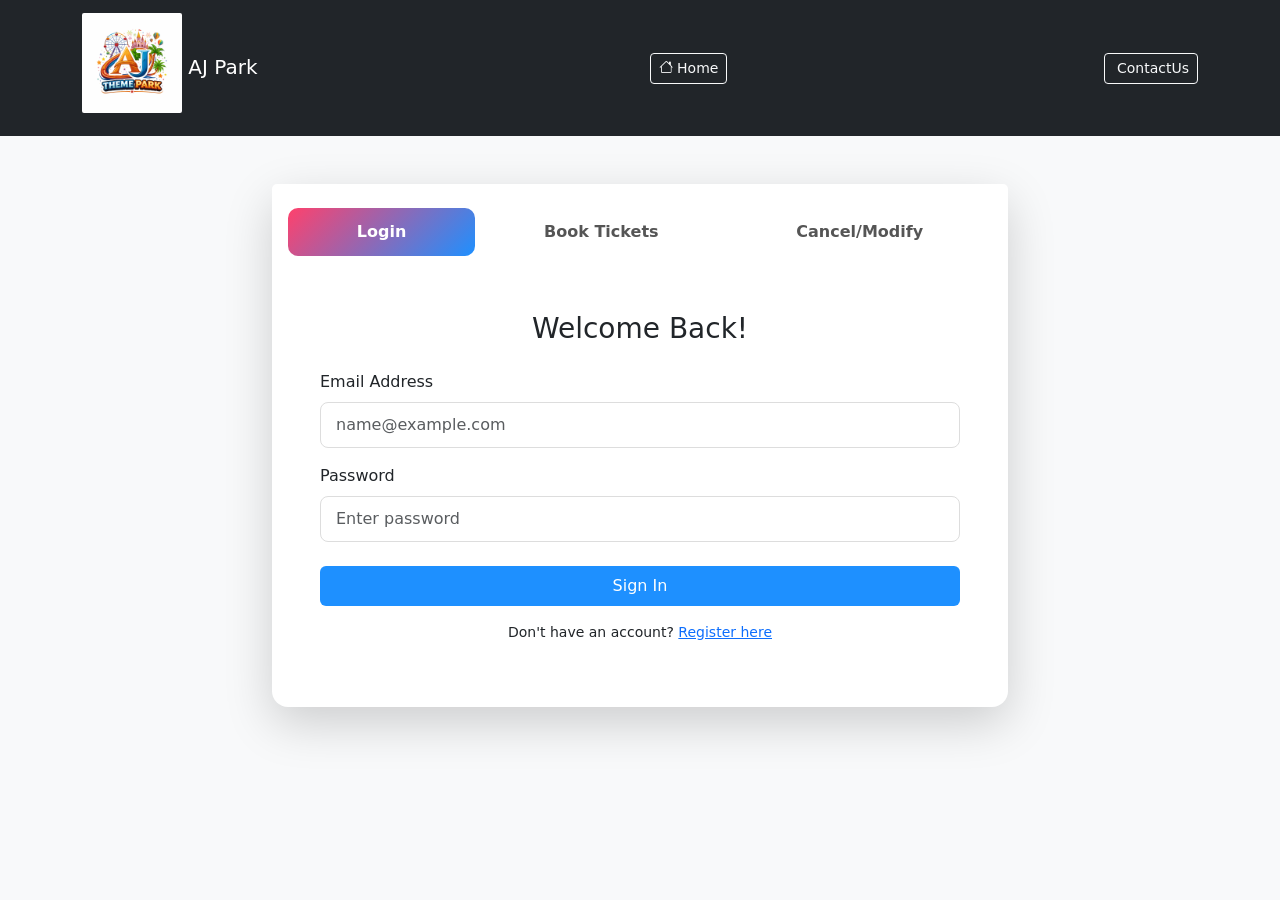
<file: booking.html>
<!DOCTYPE html>
<html lang="en">

<head>
    <meta charset="UTF-8">
    <meta name="viewport" content="width=device-width, initial-scale=1.0">
    <title>Booking & Manage - AJ Park</title>
    <link href="https://cdn.jsdelivr.net/npm/bootstrap@5.3.0/dist/css/bootstrap.min.css" rel="stylesheet">
    <link href="https://cdn.jsdelivr.net/npm/bootstrap-icons@1.11.3/font/bootstrap-icons.min.css" rel="stylesheet">
    <link rel="stylesheet" href="./Booking.css">
</head>
<!-- top navbar of box -->

<body class="bg-light">
    <nav class="navbar navbar-dark bg-dark">
        <div class="container">
            <!-- ✅ Logo links back to Index.htm -->
            <a class="navbar-brand" href="./home.html">
                <img src="./Logo.png" alt="logo">
                <span id="logo-text">AJ Park</span>
            </a>
            <!-- ✅ Home button in navbar -->
            <a href="./home.html" class="btn btn-outline-light btn-sm">
                <i class="bi bi-house me-1"></i>Home
            </a>
            <a href="./contactus.html" class="btn btn-outline-light btn-sm">
                <i class="bi bi-call me-1"></i>ContactUs
            </a>
        </div>
    </nav>
    <div class="container my-5">
        <div class="row justify-content-center">
            <div class="col-md-8">
                <div class="card shadow-lg border-0 rounded-4">
                    <div class="card-header bg-white border-0 pt-4">
                        <ul class="nav nav-pills nav-fill" id="bookingTab" role="tablist">
                            <li class="nav-item">
                                <button class="nav-link active fw-bold" id="login-tab" data-bs-toggle="tab"
                                    data-bs-target="#login" type="button">Login</button>
                            </li>
                            <li class="nav-item">
                                <button class="nav-link fw-bold" id="book-tab" data-bs-toggle="tab"
                                    data-bs-target="#book" type="button">Book Tickets</button>
                            </li>
                            <li class="nav-item">
                                <button class="nav-link fw-bold" id="cancel-tab" data-bs-toggle="tab"
                                    data-bs-target="#cancel" type="button">Cancel/Modify</button>
                            </li>
                        </ul>
                    </div>

                    <div class="card-body p-4 p-md-5">
                        <div class="tab-content">

                            <!-- ── LOGIN TAB ── -->
                            <div class="tab-pane fade show active" id="login">
                                <h3 class="text-center mb-4">Welcome Back!</h3>
                                <form onsubmit="loginUser(event)">

                                    <div class="mb-3">
                                        <label class="form-label">Email Address</label>
                                        <input type="email" class="form-control" placeholder="name@example.com"
                                            id="username">
                                        <!-- Error message for email -->
                                        <small id="email-error" class="text-danger d-none"></small>
                                    </div>

                                    <div class="mb-3">
                                        <label class="form-label">Password</label>
                                        <input type="password" class="form-control" placeholder="Enter password"
                                            id="password">
                                        <!-- Error message for password -->
                                        <small id="password-error" class="text-danger d-none"></small>
                                    </div>

                                    <button type="submit" class="btn btn-primary w-100 py-2 mt-2">Sign In</button>

                                    <p class="text-center mt-3 small">
                                        Don't have an account?
                                        <a href="./Register.html">Register here</a>
                                    </p>
                                </form>
                            </div>

                            <!-- ── BOOK TICKETS TAB ── -->
                            <div class="tab-pane fade" id="book">
                                <h3 class="text-center mb-4">Plan Your Visit</h3>
                                <form oninput="calculateTotal()" onsubmit="handleBooking(event)">

                                    <div class="mb-3">
                                        <label class="form-label">Visit Date</label>
                                        <input type="date" class="form-control" id="date">
                                        <!-- Error message for date -->
                                        <small id="date-error" class="text-danger d-none"></small>
                                    </div>

                                    <div class="mb-3">
                                        <label class="form-label">Ticket Type</label>
                                        <select class="form-select" id="ticket">
                                            <option value="899">Water Park (₹899)</option>
                                            <option value="799">Amusement Park (₹799)</option>
                                            <option value="1499">Combo Deal (₹1499)</option>
                                        </select>
                                    </div>

                                    <div class="mb-3">
                                        <label class="form-label">Adults</label>
                                        <input type="number" class="form-control" id="adults" value="1" min="1">
                                    </div>

                                    <div class="mb-3">
                                        <label class="form-label">Children <small class="text-muted">(Half
                                                price)</small></label>
                                        <input type="number" class="form-control" id="children" value="0" min="0">
                                    </div>

                                    <!-- Live price breakdown -->
                                    <div id="price-summary" class="border rounded-3 p-3 mb-3 bg-white small">
                                    </div>

                                    <h5 class="text-center mb-3">
                                        Total: ₹<span id="total">899</span>
                                    </h5>

                                    <button type="submit" class="btn btn-success w-100 py-2">
                                        <i class="bi bi-check-circle me-2"></i>Confirm Booking
                                    </button>

                                </form>

                                <!-- Booking confirmation card appears here -->
                                <div id="booking-confirm"></div>
                            </div>

                            <!-- ── CANCEL / MODIFY TAB ── -->
                            <div class="tab-pane fade" id="cancel">
                                <h3 class="text-center mb-4 text-danger">Manage Booking</h3>
                                <p class="text-muted text-center mb-4 small">
                                    Enter your Booking ID to view details or request a cancellation.
                                </p>

                                <form onsubmit="findBooking(event)">

                                    <div class="mb-3">
                                        <label class="form-label">Booking ID / PNR</label>
                                        <input type="text" class="form-control" id="booking-id"
                                            placeholder="Ex: AJ-123456">
                                    </div>

                                    <div class="mb-3">
                                        <label class="form-label">Registered Phone Number</label>
                                        <input type="tel" class="form-control" id="phone" placeholder="+91">
                                    </div>

                                    <button type="submit" class="btn btn-outline-dark w-100 py-2">
                                        <i class="bi bi-search me-2"></i>Find My Booking
                                    </button>

                                    <!-- Booking details result appears here -->
                                    <div id="booking-result"></div>

                                    <div class="mt-4 p-3 bg-light rounded border border-warning">
                                        <h6 class="fw-bold">
                                            <i class="bi bi-shield-exclamation text-warning me-2"></i>
                                            Cancellation Policy
                                        </h6>
                                        <ul class="mb-0 text-muted" style="font-size: 0.85rem;">
                                            <li>Free cancellation up to 48 hours before the visit.</li>
                                            <li>50% refund for cancellations within 24–48 hours.</li>
                                            <li>No refund for same-day cancellations or no-shows.</li>
                                        </ul>
                                    </div>

                                </form>
                            </div>

                        </div>
                    </div>
                </div>
            </div>
        </div>
    </div>

    <script src="https://cdn.jsdelivr.net/npm/bootstrap@5.3.0/dist/js/bootstrap.bundle.min.js"></script>
    <script src="Booking.js"></script>

    <!-- Run price calculator on page load -->
    <script>
        document.addEventListener("DOMContentLoaded", calculateTotal);
    </script>

</body>

</html>
</file>
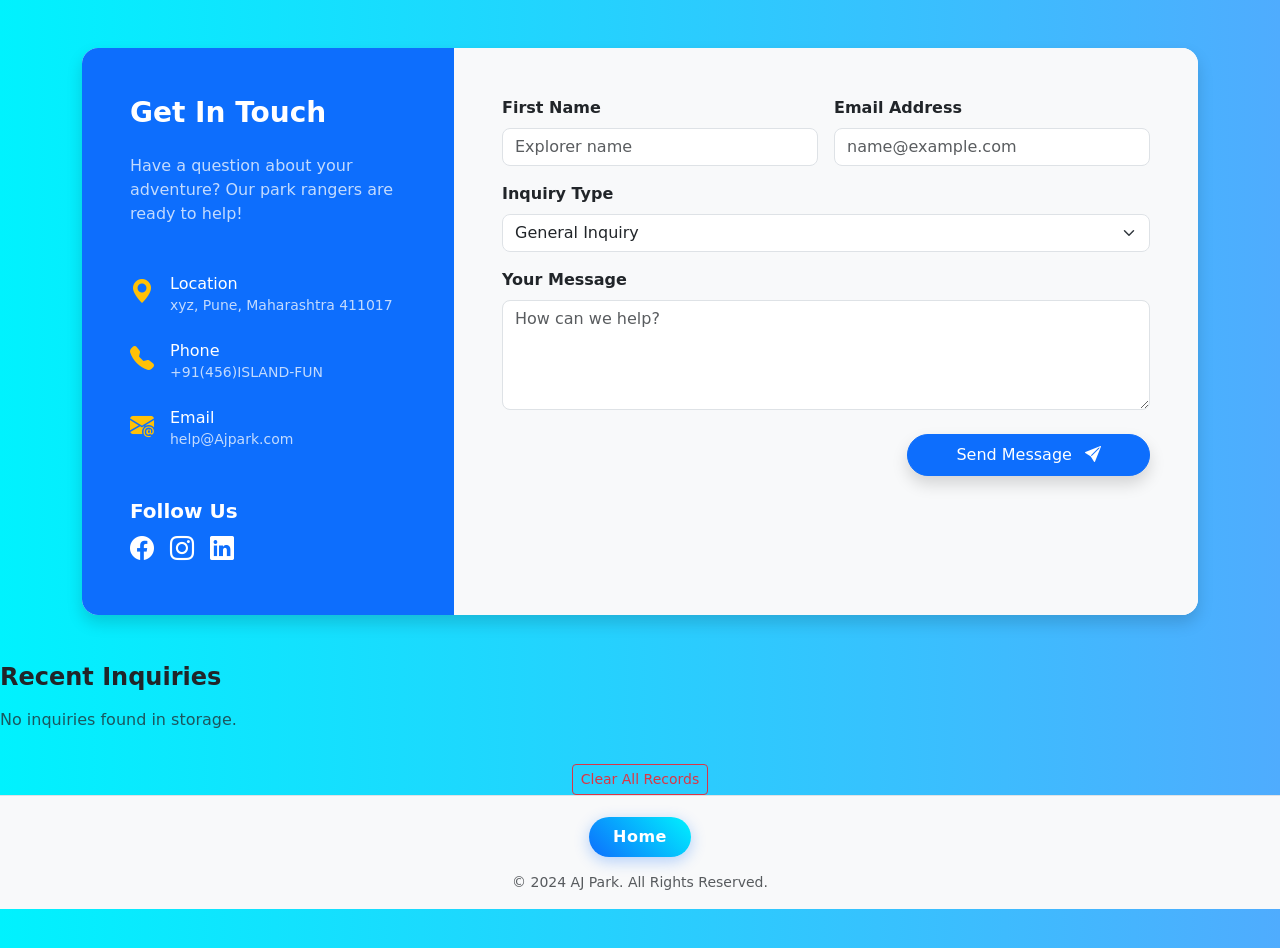
<file: contactus.html>
<!DOCTYPE html>
<html lang="en">
<head>
    <meta charset="UTF-8">
    <meta name="viewport" content="width=device-width, initial-scale=1.0">
    <title>Contact Us - AJ Park</title>
    <link href="https://cdn.jsdelivr.net/npm/bootstrap@5.3.3/dist/css/bootstrap.min.css" rel="stylesheet">
    <link href="https://cdn.jsdelivr.net/npm/bootstrap-icons@1.11.3/font/bootstrap-icons.min.css" rel="stylesheet">
    <link rel="stylesheet" href="./contactus.css">
</head>
<body>
   
   <section>  
<div class="container my-5">
    <div class="card shadow border-0 rounded-4 overflow-hidden">
        <div class="row g-0">
            <div class="col-lg-4 bg-primary text-white p-4 p-lg-5">
                <h3 class="fw-bold mb-4">Get In Touch</h3>
                <p class="opacity-75 mb-5">Have a question about your adventure? Our park rangers are ready to help!</p>
                
                <div class="d-flex mb-4">
                    <i class="bi bi-geo-alt-fill fs-4 me-3 text-warning"></i>
                    <div>
                        <h6 class="mb-0">Location</h6>
                        <small class="opacity-75">xyz, Pune, Maharashtra 411017</small>
                    </div>
                </div>

                <div class="d-flex mb-4">
                    <i class="bi bi-telephone-fill fs-4 me-3 text-warning"></i>
                    <div>
                        <h6 class="mb-0">Phone</h6>
                        <small class="opacity-75">+91(456)ISLAND-FUN</small>
                    </div>
                </div>

                <div class="d-flex mb-5">
                    <i class="bi bi-envelope-at-fill fs-4 me-3 text-warning"></i>
                    <div>
                        <h6 class="mb-0">Email</h6>
                        <small class="opacity-75">help@Ajpark.com</small>
                    </div>
                </div>

                <h5 class="fw-bold">Follow Us</h5>
                <div class="d-flex gap-3 fs-4">
                    <a href="#" class="text-white"><i class="bi bi-facebook"></i></a>
                    <a href="#" class="text-white"><i class="bi bi-instagram"></i></a>
                    <a href="#" class="text-white"><i class="bi bi-linkedin"></i></a>
                </div>
            </div>

            <div class="col-lg-8 bg-light p-4 p-lg-5">
                <form id="contactForm">
                    <div class="row g-3">
                        <div class="col-md-6">
                            <label class="form-label fw-bold">First Name</label>
                            <input type="text" id="firstName" class="form-control rounded-3" placeholder="Explorer name" required>
                        </div>
                        <div class="col-md-6">
                            <label class="form-label fw-bold">Email Address</label>
                            <input type="email" id="email" class="form-control rounded-3" placeholder="name@example.com" required>
                        </div>
                        <div class="col-12">
                            <label class="form-label fw-bold">Inquiry Type</label>
                            <select id="inquiryType" class="form-select rounded-3">
                                <option>General Inquiry</option>
                                <option>Group Bookings</option>
                                <option>Lost & Found</option>
                                <option>Special Events</option>
                            </select>
                        </div>
                        <div class="col-12">
                            <label class="form-label fw-bold">Your Message</label>
                            <textarea id="message" class="form-control rounded-3" rows="4" placeholder="How can we help?" required></textarea>
                        </div>
                        <div class="col-12 mt-4 text-end">
                            <button type="submit" class="btn btn-primary px-5 py-2 rounded-pill shadow">Send Message <i class="bi bi-send-fill ms-2"></i></button>
                        </div>
                    </div>
                </form>
            </div>
        </div>
    </div>
</section>
    <div class="mt-5">
        <h4 class="fw-bold mb-3">Recent Inquiries</h4>
        <div id="displayArea" class="row g-3">
            </div>
        <div class="text-center mt-3">
            <button class="btn btn-outline-danger btn-sm" onclick="clearStorage()">Clear All Records</button>
        </div>
    </div>
</div>
<footer>
    <div class="bg-light text-center py-3 border-top">
        <a  class="active" href="./home.html">Home</a>
        <p class="small text-muted mb-0">&copy; 2024 AJ Park. All Rights Reserved.</p>
    </div>
</footer>

<!-- javascript code start -->
<script>
    const contactForm = document.getElementById('contactForm');
    const displayArea = document.getElementById('displayArea');

    // 1. Load data from Local Storage when page opens
    window.onload = function() {
        showStoredData();
    };

    // 2. Handle Form Submission
    contactForm.addEventListener('submit', function(e) {
        e.preventDefault();

        // Get values
        const inquiryData = {
            name: document.getElementById('firstName').value,
            email: document.getElementById('email').value,
            type: document.getElementById('inquiryType').value,
            message: document.getElementById('message').value,
            date: new Date().toLocaleString()
        };

        // Get existing data from storage or start new array
        let allInquiries = JSON.parse(localStorage.getItem('parkInquiries')) || [];
        
        // Add new inquiry to the beginning
        allInquiries.unshift(inquiryData);

        // Save back to local storage
        localStorage.setItem('parkInquiries', JSON.stringify(allInquiries));

        // Reset form and update display
        contactForm.reset();
        showStoredData();
        alert("Inquiry saved to Local Storage!");
    });

    // 3. Function to display the data
    function showStoredData() {
        const data = JSON.parse(localStorage.getItem('parkInquiries')) || [];
        displayArea.innerHTML = ""; // Clear current view

        if (data.length === 0) {
            displayArea.innerHTML = `<p class="text-muted">No inquiries found in storage.</p>`;
            return;
        }

        data.forEach((item) => {
            const card = `
                <div class="col-md-6 col-lg-4">
                    <div class="card h-100 border-0 shadow-sm rounded-3">
                        <div class="card-body">
                            <span class="badge bg-info text-dark mb-2">${item.type}</span>
                            <h6 class="fw-bold mb-1">${item.name}</h6>
                            <p class="text-muted small mb-2">${item.email}</p>
                            <hr>
                            <p class="small text-secondary">"${item.message}"</p>
                        </div>
                        <div class="card-footer bg-transparent border-0 pt-0">
                            <small class="text-muted" style="font-size: 10px;">Submitted: ${item.date}</small>
                        </div>
                    </div>
                </div>
            `;
            displayArea.innerHTML += card;
        });
    }

    // 4. Clear storage function
    function clearStorage() {
        if(confirm("Are you sure you want to delete all stored inquiries?")) {
            localStorage.removeItem('parkInquiries');
            showStoredData();
        }
    }
</script>

<script src="https://cdn.jsdelivr.net/npm/bootstrap@5.3.3/dist/js/bootstrap.bundle.min.js"></script>
</body>
</html>
</file>
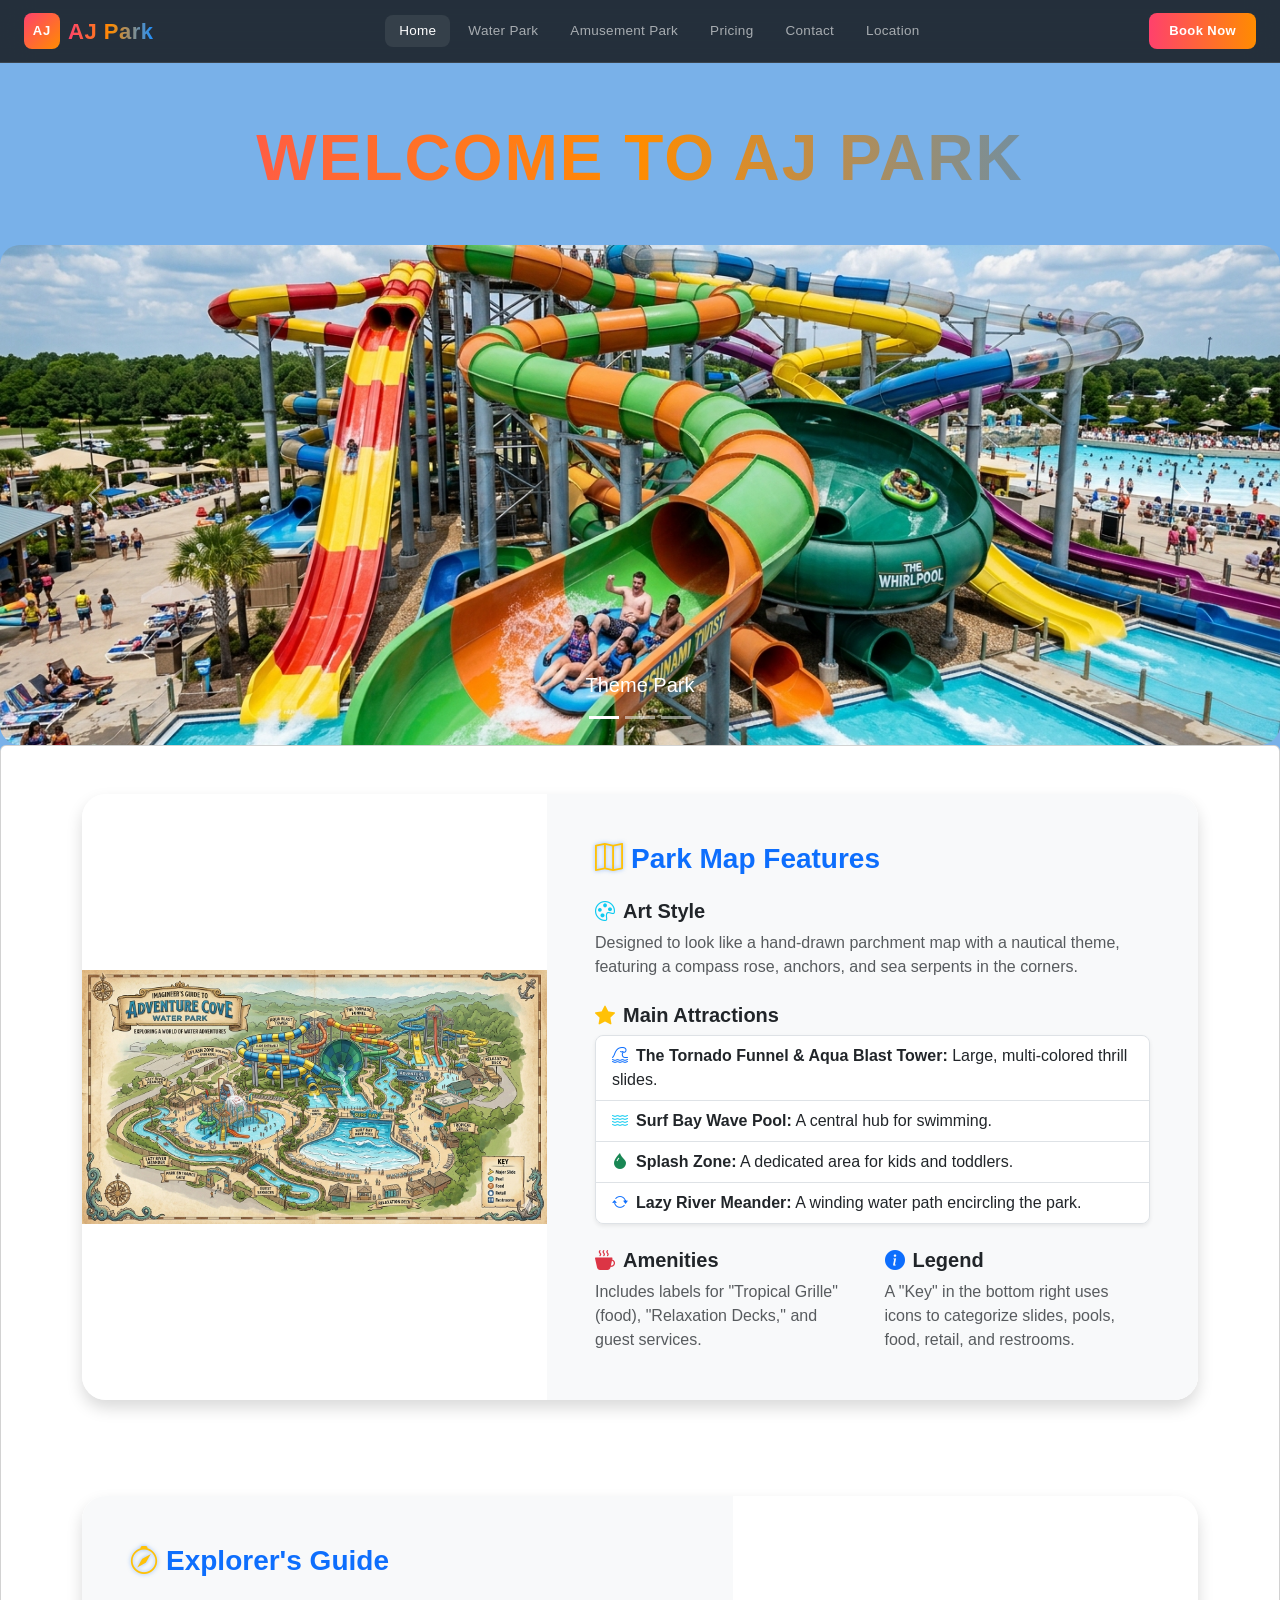
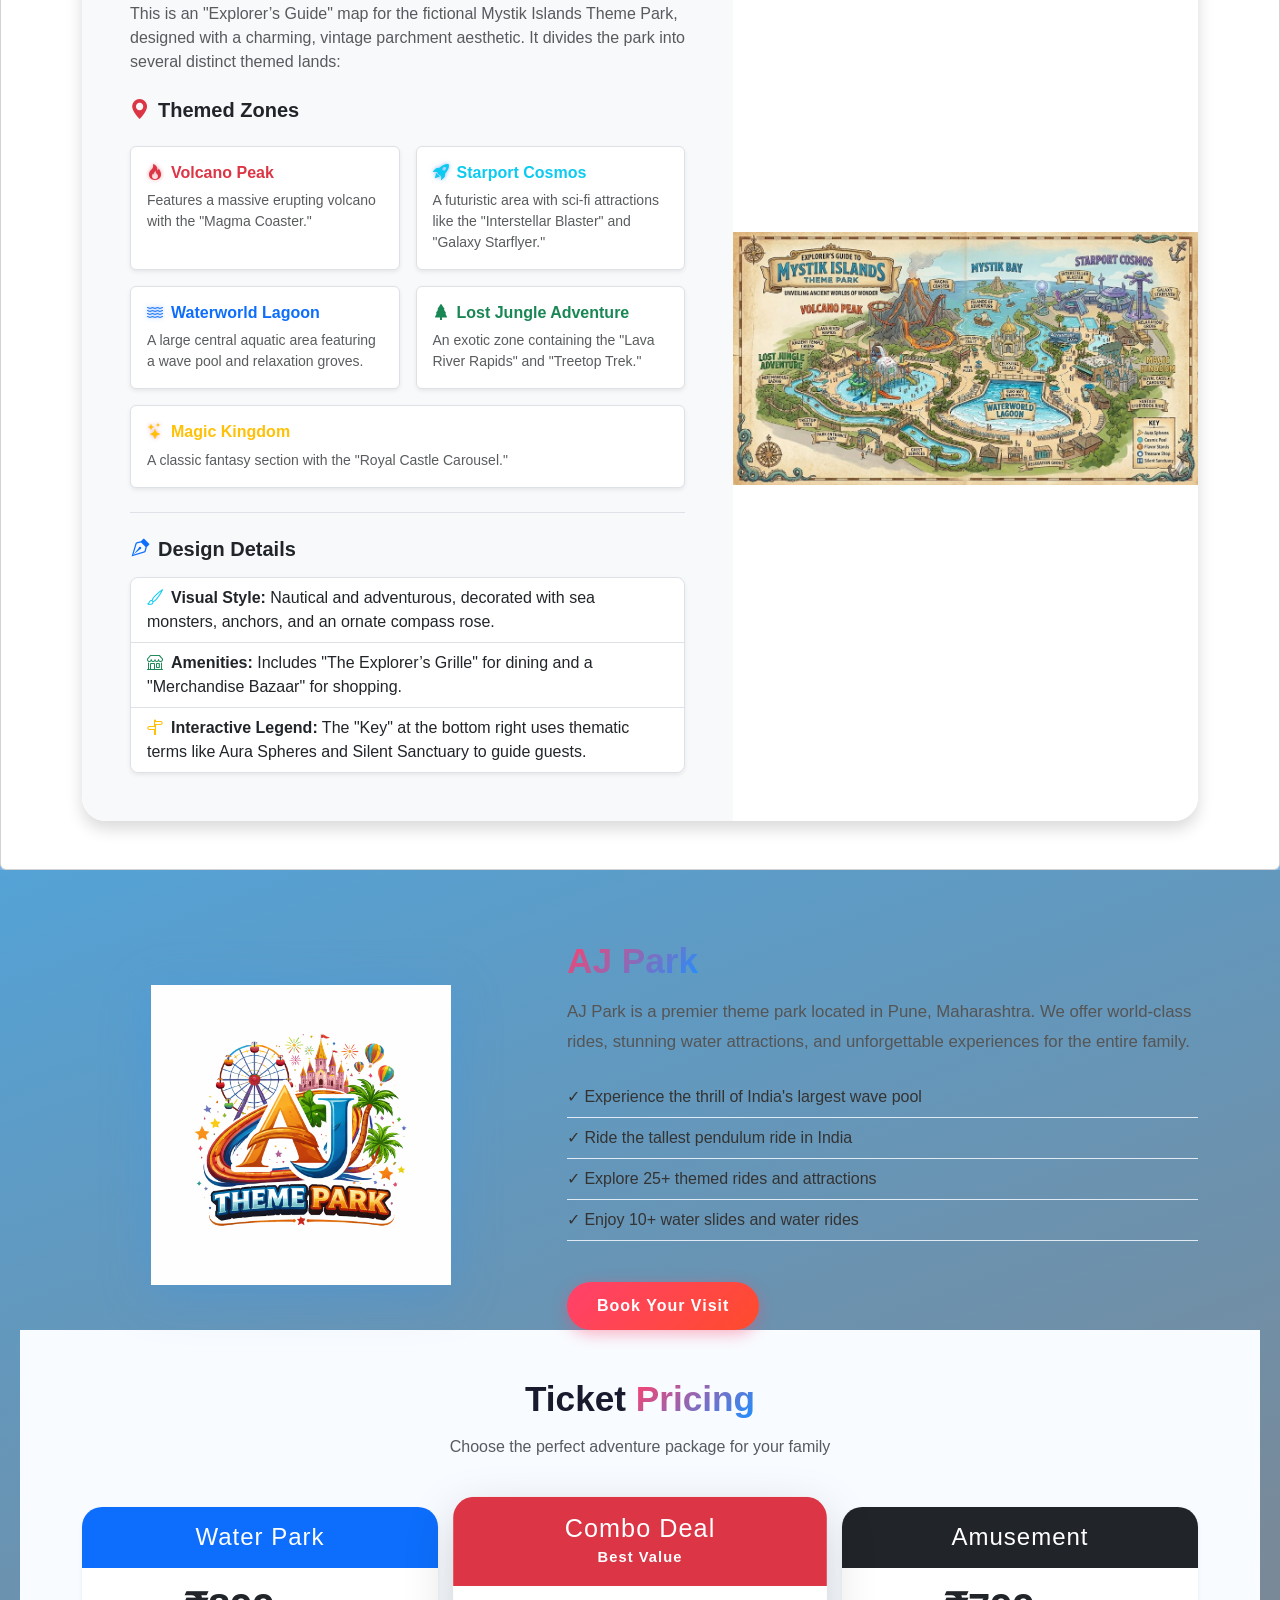
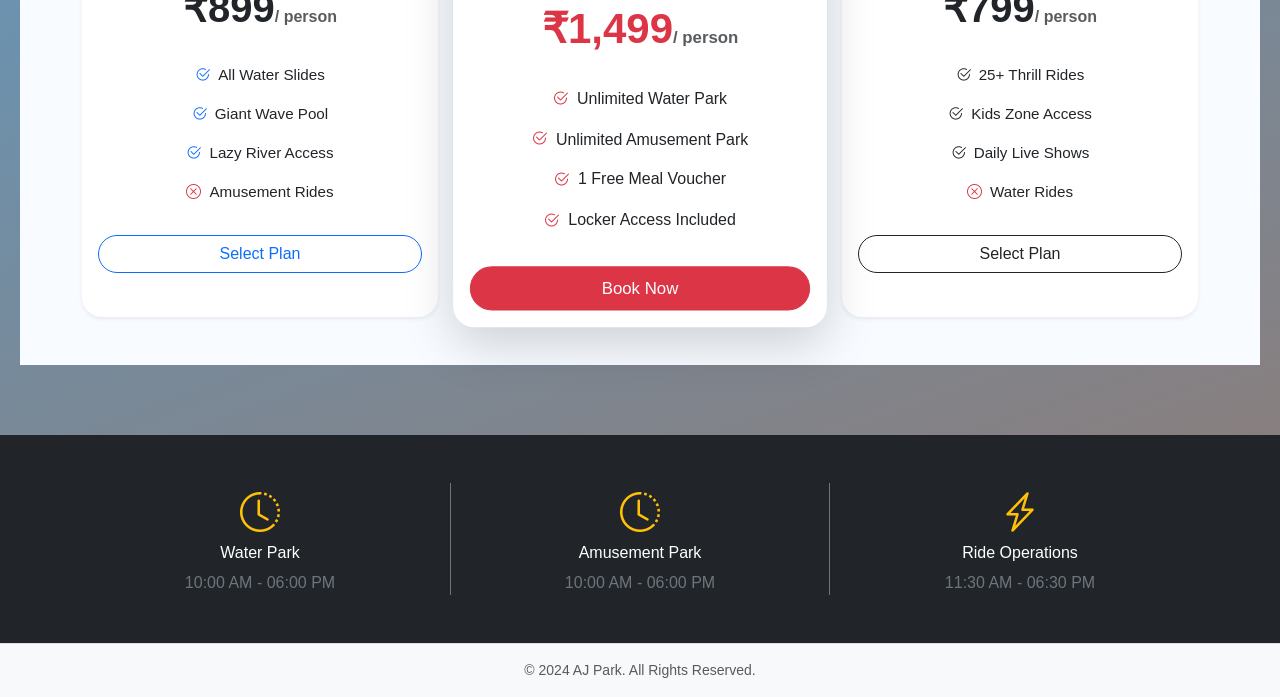
<file: home.html>
<!DOCTYPE html>
<html lang="en">

<head>
    <meta charset="UTF-8">
    <meta name="viewport" content="width=device-width, initial-scale=1.0">
    <title>AJ Park</title>
    <link href="https://cdn.jsdelivr.net/npm/bootstrap@5.3.8/dist/css/bootstrap.min.css" rel="stylesheet">
    <script src="https://cdn.jsdelivr.net/npm/bootstrap@5.3.8/dist/js/bootstrap.bundle.min.js"></script>
    <link href="https://cdn.jsdelivr.net/npm/bootstrap-icons@1.11.3/font/bootstrap-icons.min.css" rel="stylesheet">
    <link rel="stylesheet" href="./homepage.css">
    
</head>

<body>
    <!-- Nabar Tab -->
     <nav class="navbar navbar-dark fixed-top" id="main-navbar">
        <div class="container-fluid px-4">

            <!-- Brand -->
            <a class="navbar-brand d-flex align-items-center gap-2" href="Index.htm">
                <div class="nav-logo-box">AJ</div>
                <span id="logo-text">AJ Park</span>
            </a>

            <!-- Desktop links (hidden on mobile) -->
            <div class="d-none d-lg-flex align-items-center gap-1" id="desktop-links">
                <a class="nav-pill active" href="Index.htm">Home</a>
                <a class="nav-pill" href="#pricing">Water Park</a>
                <a class="nav-pill" href="#pricing">Amusement Park</a>
                <a class="nav-pill" href="#pricing">Pricing</a>
                <a class="nav-pill" href="./contactus.html">Contact</a>
                <a class="nav-pill" href="https://maps.app.goo.gl/BUDXy58p42X7SmG9A">Location</a>
            </div>

            <div class="d-flex align-items-center gap-3">
                <!-- Book Now CTA -->
                <a href="./booking.html" class="btn-book d-none d-lg-block">Book Now</a>

                <!-- Hamburger (mobile only) -->
                <button class="navbar-toggler custom-tog d-lg-none" type="button" data-bs-toggle="offcanvas"
                    data-bs-target="#mobileMenu">
                    <span></span><span></span><span></span>
                </button>
            </div>
        </div>
    </nav>

    <!-- Mobile Offcanvas -->
    <div class="offcanvas offcanvas-end custom-canvas" tabindex="-1" id="mobileMenu">
        <div class="offcanvas-header">
            <div class="d-flex align-items-center gap-2">
                <div class="nav-logo-box">AJ</div>
                <span id="logo-text" style="font-size:20px">AJ Park</span>
            </div>
            <button type="button" class="canvas-close" data-bs-dismiss="offcanvas">✕</button>
        </div>
        <div class="offcanvas-body p-0">
            <div class="canvas-section-label">Navigate</div>
            <a class="canvas-item" href="Index.htm" data-bs-dismiss="offcanvas">
                Home <span class="canvas-arrow">›</span>
            </a>
            <a class="canvas-item" href="#pricing" data-bs-dismiss="offcanvas">
                Water Park <span class="canvas-arrow">›</span>
            </a>
            <a class="canvas-item" href="#pricing" data-bs-dismiss="offcanvas">
                Amusement Park <span class="canvas-arrow">›</span>
            </a>
            <a class="canvas-item" href="#pricing" data-bs-dismiss="offcanvas">
                Pricing <span class="canvas-arrow">›</span>
            </a>
            <a class="canvas-item" href="./OC.html" data-bs-dismiss="offcanvas">
                Contact Us <span class="canvas-arrow">›</span>
            </a>
            <div class="canvas-section-label">Tickets</div>
            <a class="canvas-item canvas-book" href="./booking.html">
                Book Tickets &nbsp;<span class="canvas-badge">HOT</span>
                <span class="canvas-arrow">›</span>
            </a>
        </div>
    </div>
    
    <!-- Carousel Tab -->
    <section style="margin-top:80px;" id="Welcome">
        <h1 class="text-center">Welcome to AJ Park</h1>
    </section>

    <section>
        <div id="carouselExampleCaptions" class="carousel slide">
            <div class="carousel-indicators">
                <button type="button" data-bs-target="#carouselExampleCaptions" data-bs-slide-to="0" class="active"
                    aria-current="true" aria-label="Slide 1"></button>
                <button type="button" data-bs-target="#carouselExampleCaptions" data-bs-slide-to="1"
                    aria-label="Slide 2"></button>
                <button type="button" data-bs-target="#carouselExampleCaptions" data-bs-slide-to="2"
                    aria-label="Slide 3"></button>
            </div>
            <div class="carousel-inner">
                <div class="carousel-item active">
                    <img src="./Gemini_Generated_Image_8tyfha8tyfha8tyf.png" class="d-block w-100" alt="...">
                    <div class="carousel-caption d-none d-md-block">
                        <h5>Theme Park</h5>

                    </div>
                </div>
                <div class="carousel-item">
                    <img src="./Andamanda Phuket Waterpark Ticket.jpg" class="d-block w-100" alt="...">
                    <div class="carousel-caption d-none d-md-block">
                        <h5>Water Park</h5>

                    </div>
                </div>
                <div class="carousel-item">
                    <img src="./Gemini_Generated_Image_zf6kqjzf6kqjzf6k.png" class="d-block w-100" alt="...">
                    <div class="carousel-caption d-none d-md-block">
                        <h5>Map</h5>

                    </div>
                </div>
            </div>
            <button class="carousel-control-prev" type="button" data-bs-target="#carouselExampleCaptions"
                data-bs-slide="prev">
                <span class="carousel-control-prev-icon" aria-hidden="true"></span>
                <span class="visually-hidden">Previous</span>
            </button>
            <button class="carousel-control-next" type="button" data-bs-target="#carouselExampleCaptions"
                data-bs-slide="next">
                <span class="carousel-control-next-icon" aria-hidden="true"></span>
                <span class="visually-hidden">Next</span>
            </button>
        </div>

        <!-- Park Details -->
        <div class="card">
            <div class="container my-5">
                <div class="card shadow border-0 rounded-4 overflow-hidden">
                    <div class="row g-0">
                        <div class="col-lg-5">
                            <img src="./Gemini_Generated_Image_1qnh6v1qnh6v1qnh.png"
                                class="img-fluid h-100 w-100 object-fit-contain" alt="Park Map">
                        </div>
                        <div class="col-lg-7 bg-light">
                            <div class="card-body p-4 p-md-5">
                                <h3 class="card-title fw-bold mb-4 text-primary"><i
                                        class="bi bi-map text-warning me-2"></i>Park Map Features</h3>

                                <div class="mb-4">
                                    <h5 class="fw-bold text-dark"><i class="bi bi-palette text-info me-2"></i>Art Style
                                    </h5>
                                    <p class="text-muted">Designed to look like a hand-drawn parchment map with a
                                        nautical theme, featuring a compass rose, anchors, and sea serpents in the
                                        corners.</p>
                                </div>

                                <div class="mb-4">
                                    <h5 class="fw-bold text-dark"><i class="bi bi-star-fill text-warning me-2"></i>Main
                                        Attractions</h5>
                                    <ul class="list-group list-group-flush rounded-3 shadow-sm border">
                                        <li class="list-group-item bg-white border-bottom"><i
                                                class="bi bi-tsunami text-primary me-2"></i><strong>The Tornado Funnel &
                                                Aqua Blast Tower:</strong> Large, multi-colored thrill slides.</li>
                                        <li class="list-group-item bg-white border-bottom"><i
                                                class="bi bi-water text-info me-2"></i><strong>Surf Bay Wave
                                                Pool:</strong> A central hub for swimming.</li>
                                        <li class="list-group-item bg-white border-bottom"><i
                                                class="bi bi-droplet-fill text-success me-2"></i><strong>Splash
                                                Zone:</strong> A dedicated area for kids and toddlers.</li>
                                        <li class="list-group-item bg-white"><i
                                                class="bi bi-arrow-repeat text-primary me-2"></i><strong>Lazy River
                                                Meander:</strong> A winding water path encircling the park.</li>
                                    </ul>
                                </div>

                                <div class="row mt-4">
                                    <div class="col-sm-6 mb-3 mb-sm-0">
                                        <h5 class="fw-bold text-dark"><i
                                                class="bi bi-cup-hot-fill text-danger me-2"></i>Amenities</h5>
                                        <p class="text-muted mb-0">Includes labels for "Tropical Grille" (food),
                                            "Relaxation Decks," and guest services.</p>
                                    </div>
                                    <div class="col-sm-6">
                                        <h5 class="fw-bold text-dark"><i
                                                class="bi bi-info-circle-fill text-primary me-2"></i>Legend</h5>
                                        <p class="text-muted mb-0">A "Key" in the bottom right uses icons to categorize
                                            slides, pools, food, retail, and restrooms.</p>
                                    </div>
                                </div>
                            </div>
                        </div>
                    </div>
                </div>
            </div>

            <div class="container my-5">
                <div class="card shadow border-0 rounded-4 overflow-hidden">
                    <div class="row g-0">
                        <div class="col-lg-7 bg-light order-2 order-lg-1">
                            <div class="card-body p-4 p-md-5">
                                <h3 class="card-title fw-bold mb-4 text-primary"><i
                                        class="bi bi-compass text-warning me-2"></i>Explorer's Guide</h3>
                                <p class="text-muted mb-4">This is an "Explorer’s Guide" map for the fictional Mystik
                                    Islands Theme Park, designed with a charming, vintage parchment aesthetic. It
                                    divides the park into several distinct themed lands:</p>

                                <div class="mb-4">
                                    <h5 class="fw-bold text-dark"><i
                                            class="bi bi-geo-alt-fill text-danger me-2"></i>Themed Zones</h5>
                                    <div class="row g-3 mt-2">
                                        <div class="col-md-6">
                                            <div class="p-3 bg-white border rounded shadow-sm h-100">
                                                <h6 class="fw-bold text-danger"><i class="bi bi-fire me-2"></i>Volcano
                                                    Peak</h6>
                                                <p class="small text-muted mb-0">Features a massive erupting volcano
                                                    with the "Magma Coaster."</p>
                                            </div>
                                        </div>
                                        <div class="col-md-6">
                                            <div class="p-3 bg-white border rounded shadow-sm h-100">
                                                <h6 class="fw-bold text-info"><i
                                                        class="bi bi-rocket-takeoff-fill me-2"></i>Starport Cosmos</h6>
                                                <p class="small text-muted mb-0">A futuristic area with sci-fi
                                                    attractions like the "Interstellar Blaster" and "Galaxy Starflyer."
                                                </p>
                                            </div>
                                        </div>
                                        <div class="col-md-6">
                                            <div class="p-3 bg-white border rounded shadow-sm h-100">
                                                <h6 class="fw-bold text-primary"><i
                                                        class="bi bi-water me-2"></i>Waterworld Lagoon</h6>
                                                <p class="small text-muted mb-0">A large central aquatic area featuring
                                                    a wave pool and relaxation groves.</p>
                                            </div>
                                        </div>
                                        <div class="col-md-6">
                                            <div class="p-3 bg-white border rounded shadow-sm h-100">
                                                <h6 class="fw-bold text-success"><i
                                                        class="bi bi-tree-fill me-2"></i>Lost Jungle Adventure</h6>
                                                <p class="small text-muted mb-0">An exotic zone containing the "Lava
                                                    River Rapids" and "Treetop Trek."</p>
                                            </div>
                                        </div>
                                        <div class="col-12">
                                            <div class="p-3 bg-white border rounded shadow-sm">
                                                <h6 class="fw-bold text-warning"><i class="bi bi-stars me-2"></i>Magic
                                                    Kingdom</h6>
                                                <p class="small text-muted mb-0">A classic fantasy section with the
                                                    "Royal Castle Carousel."</p>
                                            </div>
                                        </div>
                                    </div>
                                </div>

                                <div class="mt-4 border-top pt-4">
                                    <h5 class="fw-bold text-dark mb-3"><i
                                            class="bi bi-vector-pen text-primary me-2"></i>Design Details</h5>
                                    <ul class="list-group list-group-flush rounded-3 shadow-sm border">
                                        <li class="list-group-item bg-white border-bottom"><strong><i
                                                    class="bi bi-brush text-info me-2"></i>Visual Style:</strong>
                                            Nautical and adventurous, decorated with sea monsters, anchors, and an
                                            ornate compass rose.</li>
                                        <li class="list-group-item bg-white border-bottom"><strong><i
                                                    class="bi bi-shop text-success me-2"></i>Amenities:</strong>
                                            Includes "The Explorer’s Grille" for dining and a "Merchandise Bazaar" for
                                            shopping.</li>
                                        <li class="list-group-item bg-white"><strong><i
                                                    class="bi bi-signpost-split text-warning me-2"></i>Interactive
                                                Legend:</strong> The "Key" at the bottom right uses thematic terms like
                                            Aura Spheres and Silent Sanctuary to guide guests.</li>
                                    </ul>
                                </div>
                            </div>
                        </div>
                        <div class="col-lg-5 order-1 order-lg-2">
                            <img src="./7115ff63-c429-4489-a8a6-9a7c2a92cb39.jpg"
                                class="img-fluid h-100 w-100 object-fit-contain" alt="Mystik Islands Map">
                        </div>
                    </div>
                </div>
            </div>
        </div>
    </section>
    <!-- About Tab -->
    <section id="about">
        <div class="container">
            <div class="row align-items-center g-5 justify-content-center">


                <div class="col-md-5 text-center">
                    <img src="./Logo.png" alt="AJ Park Logo" id="logo2">
                </div>

                <div class="col-md-7">
                    <h2 id="about-title"><span>AJ Park</span></h2>
                    <p id="about-desc">AJ Park is a premier theme park located in Pune, Maharashtra. We offer
                        world-class rides, stunning water attractions, and unforgettable experiences for the
                        entire family.</p>
                    <ul id="about-list">
                        <li>&#x2713; Experience the thrill of India's largest wave pool</li>
                        <li>&#x2713; Ride the tallest pendulum ride in India</li>
                        <li>&#x2713; Explore 25+ themed rides and attractions</li>
                        <li>&#x2713; Enjoy 10+ water slides and water rides</li>
                    </ul>
                    <a href="./booking.html" class="btn btn-primary mt-3" id="book-btn">Book Your Visit</a>
                </div>

            </div>
        </div>

        <!-- Ticket and Prices -->
        <section id="pricing" class="py-5">
            <div class="container">
                <div class="text-center mb-5">
                    <h2 id="about-title">Ticket <span>Pricing</span></h2>
                    <p class="text-muted">Choose the perfect adventure package for your family</p>
                </div>

                <div class="row g-4 justify-content-center">
                    <div class="col-md-4">
                        <div class="card pricing-card h-100 border-0 shadow-sm">
                            <div class="card-header bg-primary text-white text-center py-3">
                                <h4 class="mb-0">Water Park</h4>
                            </div>
                            <div class="card-body text-center">
                                <h3 class="display-6 fw-bold">₹899<span class="fs-6 text-muted">/ person</span></h3>
                                <ul class="list-unstyled my-4">
                                    <li><i class="bi bi-check2-circle text-primary"></i> All Water Slides</li>
                                    <li><i class="bi bi-check2-circle text-primary"></i> Giant Wave Pool</li>
                                    <li><i class="bi bi-check2-circle text-primary"></i> Lazy River Access</li>
                                    <li><i class="bi bi-x-circle text-danger"></i> Amusement Rides</li>
                                </ul>
                                <a href="./booking.html?ticket=899"
                                    class="btn btn-outline-primary w-100 rounded-pill">Select Plan</a>
                            </div>
                        </div>
                    </div>

                    <div class="col-md-4">
                        <div class="card pricing-card h-100 border-0 shadow-lg featured-price">
                            <div class="card-header bg-danger text-white text-center py-3">
                                <h4 class="mb-0">Combo Deal</h4>
                                <small>Best Value</small>
                            </div>
                            <div class="card-body text-center">
                                <h3 class="display-6 fw-bold text-danger">₹1,499<span class="fs-6 text-muted">/
                                        person</span></h3>
                                <ul class="list-unstyled my-4">
                                    <li><i class="bi bi-check2-circle text-danger"></i> Unlimited Water Park</li>
                                    <li><i class="bi bi-check2-circle text-danger"></i> Unlimited Amusement Park</li>
                                    <li><i class="bi bi-check2-circle text-danger"></i> 1 Free Meal Voucher</li>
                                    <li><i class="bi bi-check2-circle text-danger"></i> Locker Access Included</li>
                                </ul>
                                <a href="./booking.html?ticket=1499" class="btn btn-danger w-100 rounded-pill py-2">Book
                                    Now</a>
                            </div>
                        </div>
                    </div>

                    <div class="col-md-4">
                        <div class="card pricing-card h-100 border-0 shadow-sm">
                            <div class="card-header bg-dark text-white text-center py-3">
                                <h4 class="mb-0">Amusement</h4>
                            </div>
                            <div class="card-body text-center">
                                <h3 class="display-6 fw-bold">₹799<span class="fs-6 text-muted">/ person</span></h3>
                                <ul class="list-unstyled my-4">
                                    <li><i class="bi bi-check2-circle text-dark"></i> 25+ Thrill Rides</li>
                                    <li><i class="bi bi-check2-circle text-dark"></i> Kids Zone Access</li>
                                    <li><i class="bi bi-check2-circle text-dark"></i> Daily Live Shows</li>
                                    <li><i class="bi bi-x-circle text-danger"></i> Water Rides</li>
                                </ul>
                                <a href="./booking.html?ticket=799"
                                    class="btn btn-outline-dark w-100 rounded-pill">Select Plan</a>
                            </div>
                        </div>
                    </div>
                </div>
            </div>
        </section>
    </section>

    <section>
        <section class="py-5 bg-dark text-white">
            <div class="container text-center">
                <div class="row g-4">
                    <div class="col-md-4">
                        <i class="bi bi-clock-history fs-1 text-warning mb-2"></i>
                        <h6>Water Park</h6>
                        <p class="mb-0 text-secondary">10:00 AM - 06:00 PM</p>
                    </div>
                    <div class="col-md-4 border-start border-end border-secondary">
                        <i class="bi bi-clock-history fs-1 text-warning mb-2"></i>
                        <h6>Amusement Park</h6>
                        <p class="mb-0 text-secondary">10:00 AM - 06:00 PM</p>
                    </div>
                    <div class="col-md-4">
                        <i class="bi bi-lightning-charge fs-1 text-warning mb-2"></i>
                        <h6>Ride Operations</h6>
                        <p class="mb-0 text-secondary">11:30 AM - 06:30 PM</p>
                    </div>
                </div>
            </div>
        </section>
    </section>
    <footer>
        <div class="bg-light text-center py-3 border-top">
            <p class="small text-muted mb-0">&copy; 2024 AJ Park. All Rights Reserved.</p>
        </div>
    </footer>
    <script src="https://cdn.jsdelivr.net/npm/bootstrap@5.3.0/dist/js/bootstrap.bundle.min.js"></script>

</body>

</html>
</file>
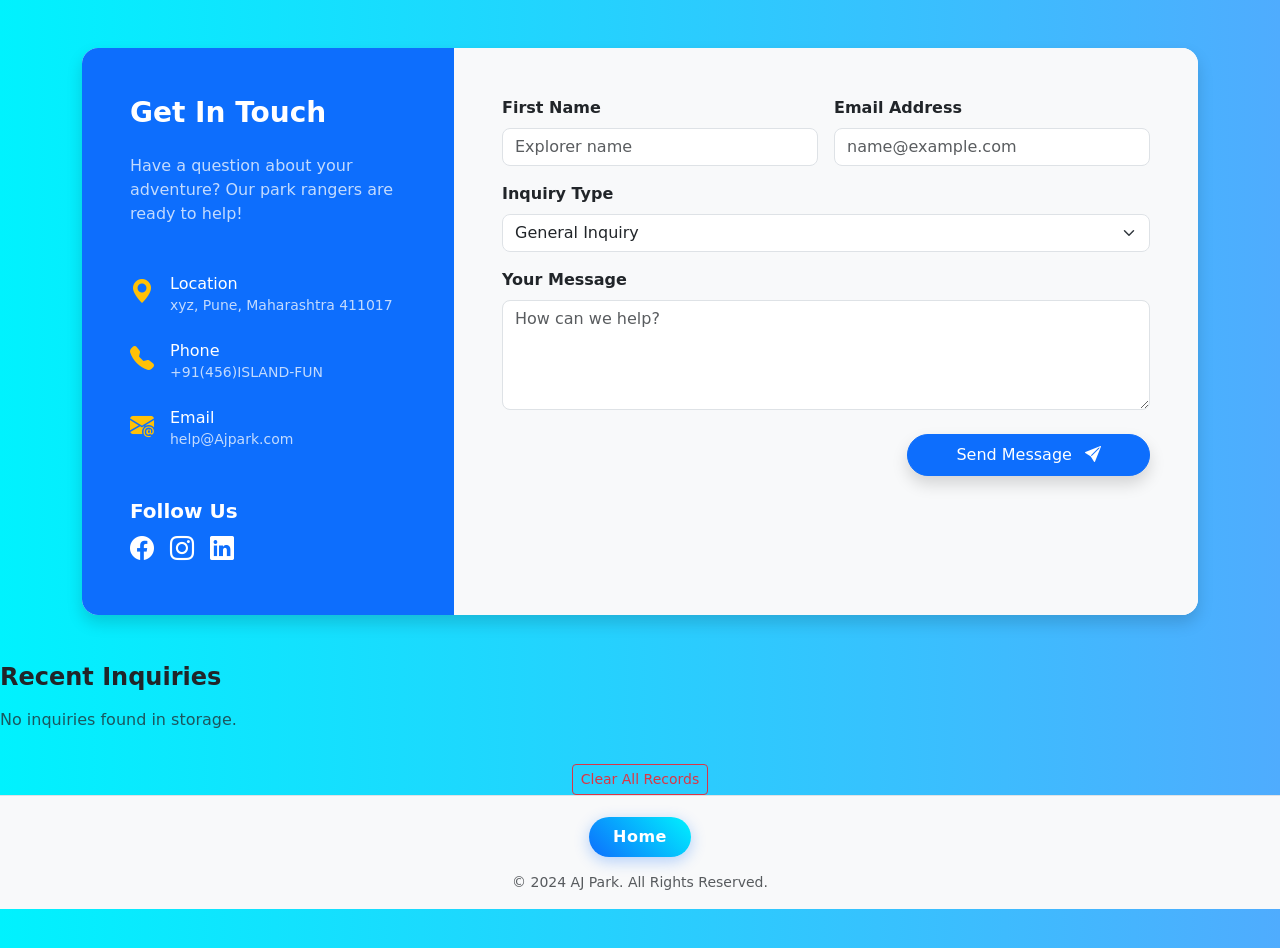
<file: OC.html>
<!DOCTYPE html>
<html lang="en">
<head>
    <meta charset="UTF-8">
    <meta name="viewport" content="width=device-width, initial-scale=1.0">
    <title>Contact Us - AJ Park</title>
    <link href="https://cdn.jsdelivr.net/npm/bootstrap@5.3.3/dist/css/bootstrap.min.css" rel="stylesheet">
    <link href="https://cdn.jsdelivr.net/npm/bootstrap-icons@1.11.3/font/bootstrap-icons.min.css" rel="stylesheet">
    <link rel="stylesheet" href="./Oc.css">
</head>
<body>
   
   <section>  
<div class="container my-5">
    <div class="card shadow border-0 rounded-4 overflow-hidden">
        <div class="row g-0">
            <div class="col-lg-4 bg-primary text-white p-4 p-lg-5">
                <h3 class="fw-bold mb-4">Get In Touch</h3>
                <p class="opacity-75 mb-5">Have a question about your adventure? Our park rangers are ready to help!</p>
                
                <div class="d-flex mb-4">
                    <i class="bi bi-geo-alt-fill fs-4 me-3 text-warning"></i>
                    <div>
                        <h6 class="mb-0">Location</h6>
                        <small class="opacity-75">xyz, Pune, Maharashtra 411017</small>
                    </div>
                </div>

                <div class="d-flex mb-4">
                    <i class="bi bi-telephone-fill fs-4 me-3 text-warning"></i>
                    <div>
                        <h6 class="mb-0">Phone</h6>
                        <small class="opacity-75">+91(456)ISLAND-FUN</small>
                    </div>
                </div>

                <div class="d-flex mb-5">
                    <i class="bi bi-envelope-at-fill fs-4 me-3 text-warning"></i>
                    <div>
                        <h6 class="mb-0">Email</h6>
                        <small class="opacity-75">help@Ajpark.com</small>
                    </div>
                </div>

                <h5 class="fw-bold">Follow Us</h5>
                <div class="d-flex gap-3 fs-4">
                    <a href="#" class="text-white"><i class="bi bi-facebook"></i></a>
                    <a href="#" class="text-white"><i class="bi bi-instagram"></i></a>
                    <a href="#" class="text-white"><i class="bi bi-linkedin"></i></a>
                </div>
            </div>

            <div class="col-lg-8 bg-light p-4 p-lg-5">
                <form id="contactForm">
                    <div class="row g-3">
                        <div class="col-md-6">
                            <label class="form-label fw-bold">First Name</label>
                            <input type="text" id="firstName" class="form-control rounded-3" placeholder="Explorer name" required>
                        </div>
                        <div class="col-md-6">
                            <label class="form-label fw-bold">Email Address</label>
                            <input type="email" id="email" class="form-control rounded-3" placeholder="name@example.com" required>
                        </div>
                        <div class="col-12">
                            <label class="form-label fw-bold">Inquiry Type</label>
                            <select id="inquiryType" class="form-select rounded-3">
                                <option>General Inquiry</option>
                                <option>Group Bookings</option>
                                <option>Lost & Found</option>
                                <option>Special Events</option>
                            </select>
                        </div>
                        <div class="col-12">
                            <label class="form-label fw-bold">Your Message</label>
                            <textarea id="message" class="form-control rounded-3" rows="4" placeholder="How can we help?" required></textarea>
                        </div>
                        <div class="col-12 mt-4 text-end">
                            <button type="submit" class="btn btn-primary px-5 py-2 rounded-pill shadow">Send Message <i class="bi bi-send-fill ms-2"></i></button>
                        </div>
                    </div>
                </form>
            </div>
        </div>
    </div>
</section>
    <div class="mt-5">
        <h4 class="fw-bold mb-3">Recent Inquiries</h4>
        <div id="displayArea" class="row g-3">
            </div>
        <div class="text-center mt-3">
            <button class="btn btn-outline-danger btn-sm" onclick="clearStorage()">Clear All Records</button>
        </div>
    </div>
</div>
<footer>
    <div class="bg-light text-center py-3 border-top">
        <a  class="active" href="./Index.htm">Home</a>
        <p class="small text-muted mb-0">&copy; 2024 AJ Park. All Rights Reserved.</p>
    </div>
</footer>

<!-- javascript code start -->
<script>
    const contactForm = document.getElementById('contactForm');
    const displayArea = document.getElementById('displayArea');

    // 1. Load data from Local Storage when page opens
    window.onload = function() {
        showStoredData();
    };

    // 2. Handle Form Submission
    contactForm.addEventListener('submit', function(e) {
        e.preventDefault();

        // Get values
        const inquiryData = {
            name: document.getElementById('firstName').value,
            email: document.getElementById('email').value,
            type: document.getElementById('inquiryType').value,
            message: document.getElementById('message').value,
            date: new Date().toLocaleString()
        };

        // Get existing data from storage or start new array
        let allInquiries = JSON.parse(localStorage.getItem('parkInquiries')) || [];
        
        // Add new inquiry to the beginning
        allInquiries.unshift(inquiryData);

        // Save back to local storage
        localStorage.setItem('parkInquiries', JSON.stringify(allInquiries));

        // Reset form and update display
        contactForm.reset();
        showStoredData();
        alert("Inquiry saved to Local Storage!");
    });

    // 3. Function to display the data
    function showStoredData() {
        const data = JSON.parse(localStorage.getItem('parkInquiries')) || [];
        displayArea.innerHTML = ""; // Clear current view

        if (data.length === 0) {
            displayArea.innerHTML = `<p class="text-muted">No inquiries found in storage.</p>`;
            return;
        }

        data.forEach((item) => {
            const card = `
                <div class="col-md-6 col-lg-4">
                    <div class="card h-100 border-0 shadow-sm rounded-3">
                        <div class="card-body">
                            <span class="badge bg-info text-dark mb-2">${item.type}</span>
                            <h6 class="fw-bold mb-1">${item.name}</h6>
                            <p class="text-muted small mb-2">${item.email}</p>
                            <hr>
                            <p class="small text-secondary">"${item.message}"</p>
                        </div>
                        <div class="card-footer bg-transparent border-0 pt-0">
                            <small class="text-muted" style="font-size: 10px;">Submitted: ${item.date}</small>
                        </div>
                    </div>
                </div>
            `;
            displayArea.innerHTML += card;
        });
    }

    // 4. Clear storage function
    function clearStorage() {
        if(confirm("Are you sure you want to delete all stored inquiries?")) {
            localStorage.removeItem('parkInquiries');
            showStoredData();
        }
    }
</script>

<script src="https://cdn.jsdelivr.net/npm/bootstrap@5.3.3/dist/js/bootstrap.bundle.min.js"></script>
</body>
</html>
</file>
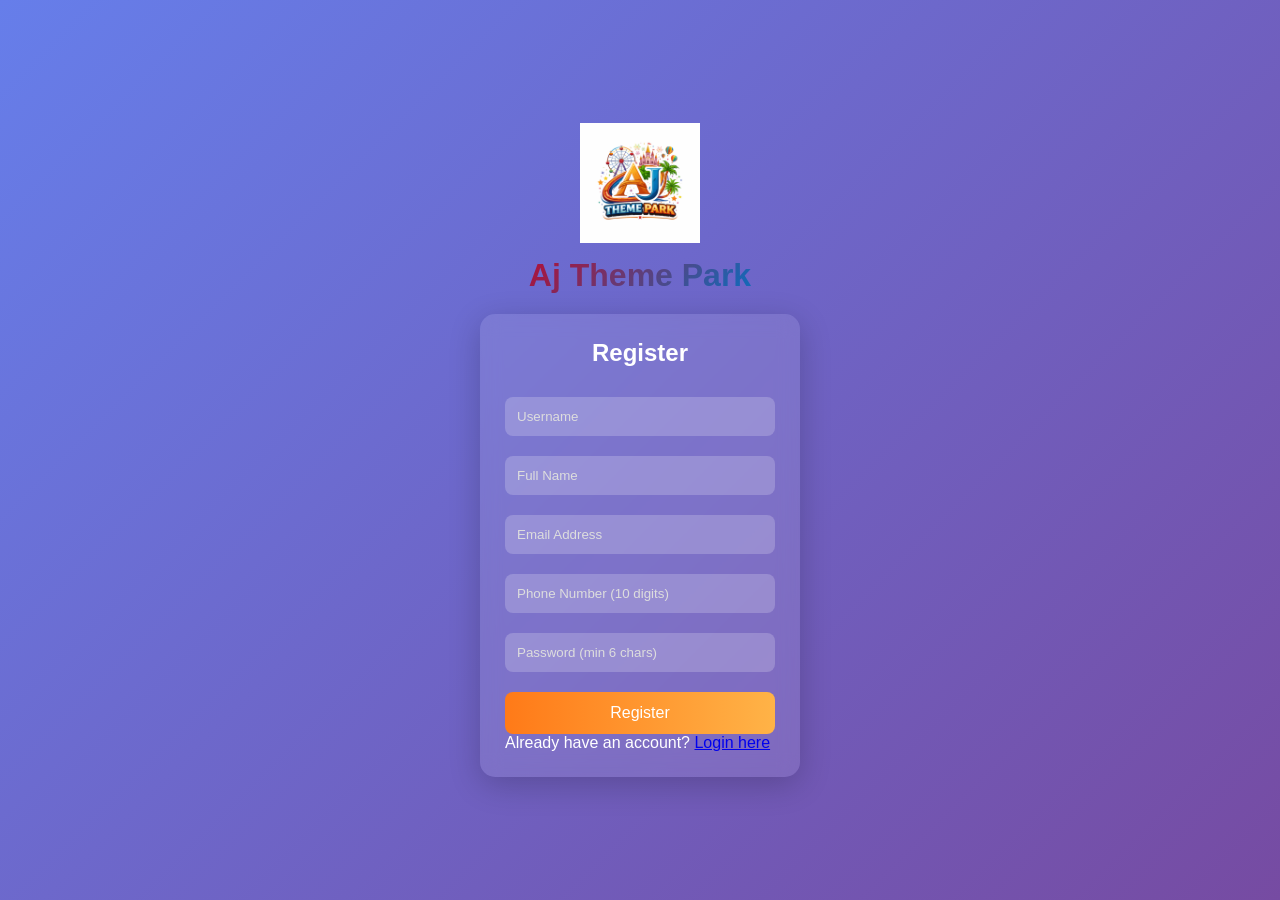
<file: Register.html>
<!DOCTYPE html>
<html lang="en">

<head>
    <meta charset="UTF-8">
    <meta name="viewport" content="width=device-width, initial-scale=1.0">
    <title>Register</title>

    <style>
        * {
            margin: 0;
            padding: 0;
            box-sizing: border-box;
            font-family: 'Segoe UI', sans-serif;
        }

        body {
            min-height: 100vh;
            display: flex;
            flex-direction: column;
            align-items: center;
            justify-content: center;
            background: linear-gradient(135deg, #667eea, #764ba2);
        }

        /* Header (Image + Title) */
        .header {
            text-align: center;
            margin-bottom: 20px;
        }

        .header img {
            width: 120px;
            margin-bottom: 10px;
        }

        .header h1 {
            font-size: 2rem;
            font-weight: 700;
            background: linear-gradient(135deg, #b11036, #1866b4, #0aa8d8);
            background-size: 200% auto;
            color: transparent;
            background-clip: text;
            -webkit-background-clip: text;
        }

        /* Register Box */
        .box {
            width: 320px;
            padding: 25px;
            border-radius: 15px;
            background: rgba(255, 255, 255, 0.1);
            backdrop-filter: blur(10px);
            box-shadow: 0 8px 32px rgba(0, 0, 0, 0.2);
            color: white;
        }

        h2 {
            text-align: center;
            margin-bottom: 20px;
        }

        input {
            width: 100%;
            padding: 12px;
            margin: 10px 0;
            border: none;
            border-radius: 8px;
            background: rgba(255,255,255,0.2);
            color: white;
            outline: none;
        }

        input::placeholder {
            color: #ddd;
        }

        button {
            width: 100%;
            padding: 12px;
            margin-top: 10px;
            border: none;
            border-radius: 8px;
            background: linear-gradient(to right, #ff7a18, #ffb347);
            color: white;
            font-size: 16px;
            cursor: pointer;
        }

        button:hover {
            transform: translateY(-2px);
        }
    </style>
</head>

<body>
     <nav>
    <div class="header">
        <img src="./Logo.png" alt="logo">
        <h1>Aj Theme Park</h1>
    </div>
    </nav>

    <!-- Register Form -->
    <div class="box">
        <h2>Register</h2>

   <form onsubmit="registerUser(event)">
            <input type="text"     id="uname"    placeholder="Username" required>
            <span class="err"      id="uname-error"></span>

            <input type="text"     id="name" placeholder="Full Name" required>
            <span class="err"      id="name-error"></span>

            <input type="email"    id="email"    placeholder="Email Address" required>
            <span class="err"      id="email-error"></span>

            <input type="tel"      id="phone"    placeholder="Phone Number (10 digits)">
            <span class="err"      id="phone-error"></span>

            <input type="password" id="password" placeholder="Password (min 6 chars)" required>
            <span class="err"      id="password-error"></span>

            <button type="submit" id="reg-btn">Register</button>
        </form>

        <!-- Link to Login -->
        <p class="login-link">Already have an account? <a href="./booking.html">Login here</a></p>
    </div>

    </div>

    <script>
        function registerUser(event) {
            event.preventDefault();

            let uname = document.getElementById("uname").value.trim();
            let name = document.getElementById("name").value.trim();
            let email = document.getElementById("email").value.trim();
             let phone = document.getElementById("phone").value.trim();
            let password = document.getElementById("password").value.trim();

            console.log("Username:", uname);
            console.log("Name:", name);
            console.log("Email:", email);
            console.log("Password:", password);

             alert("Registration Successful ");
             ["uname","name","email","phone","password"].forEach(id =>
                document.getElementById(id + "-error").textContent = "");

            let valid = true;
            const emailRx = /^[^\s@]+@[^\s@]+\.[^\s@]+$/;
            const phoneRx = /^[0-9]{10}$/;

            if (!uname) { document.getElementById("uname-error").textContent = "Username is required."; valid=false; }
            if (!name) { document.getElementById("name-error").textContent = "Full name is required."; valid=false; }
            if (!email || !emailRx.test(email)) { document.getElementById("email-error").textContent = "Enter a valid email."; valid=false; }
            if (phone && !phoneRx.test(phone)) { document.getElementById("phone-error").textContent = "Enter a valid 10-digit number."; valid=false; }
            if (password.length < 6) { document.getElementById("password-error").textContent = "Password must be at least 6 characters."; valid=false; }

            if (!valid) return;

            // Check duplicates in localStorage
            const users = JSON.parse(localStorage.getItem("aj_users")) || [];
            if (users.find(u => u.uname === uname)) {
                document.getElementById("uname-error").textContent = "Username already taken."; return;
            }
            if (users.find(u => u.email === email)) {
                document.getElementById("email-error").textContent = "Email already registered."; return;
            }

            // Save user to localStorage
            users.push({ uname, name, email, phone, password, registeredOn: new Date().toISOString() });
            localStorage.setItem("aj_users", JSON.stringify(users));

            const btn = document.getElementById("reg-btn");
            btn.disabled = true;
            btn.textContent = "Registering…";

            //  Redirect to booking.html login tab after 1s
            setTimeout(() => {
                window.location.href = "./booking.html?registered=true";
            }, 1000);
        }
    </script>

</body>
</html>
</file>
<file: Booking.css>
/* Booking Page Custom Styles */
.nav-pills .nav-link {
    color: #555;
    border-radius: 10px;
    padding: 12px;
}

.nav-pills .nav-link.active {
    background: linear-gradient(135deg, #ff416c, #1e90ff);
    color: white;
}

.form-control, .form-select {
    border-radius: 8px;
    padding: 10px 15px;
    border: 1px solid #ddd;
}

.form-control:focus {
    border-color: #1e90ff;
    box-shadow: 0 0 0 0.25rem rgba(30, 144, 255, 0.15);
}

.card {
    border: none;
    transition: box-shadow 0.3s ease;
}

/* Specific button styles to match AJ Park brand */
.btn-primary {
    background: #1e90ff;
    border: none;
}

.btn-danger {
    background: #ff416c;
    border: none;
}

.btn-danger:hover {
    background: #e6395d;
}
img{
    height: 100px;
      width: 100px;
            margin-bottom: 10px;
            border: 1px;
            border-radius: 2%;
}
</file>
<file: contactus.css>
/* Custom Magic Glow Styles */
body{
    padding: 0;
    margin: 0;
    background-image: linear-gradient(90deg, #00f2fe, #4facfe);
    overflow-x: hidden;
    min-height: 100vh;
}
.btn-glow {
    position: relative;
    overflow: hidden;
    transition: 0.4s;
    border: none;
}

.btn-glow:hover {
    box-shadow: 0 0 20px rgba(13, 110, 253, 0.6);
    transform: scale(1.05);
}

.offer-badge {
    background: linear-gradient(45deg, #ffca28, #ff8f00);
    box-shadow: 0 0 10px rgba(255, 143, 0, 0.5);
    border: none;
}

.glass-input {
    background: rgba(255, 255, 255, 0.8) !important;
    border: 1px solid #dee2e6;
    transition: 0.3s;
}

.glass-input:focus {
    background: #fff !important;
    box-shadow: 0 0 15px rgba(13, 110, 253, 0.2);
    border-color: #0d6efd;
}
footer a {
    display: inline-block;
    color: #fff;
    background: linear-gradient(45deg, #0d6efd, #00f2fe);
    text-decoration: none;
    margin: 5px 0 15px 0;
    padding: 8px 24px;
    border-radius: 30px;
    font-weight: 600;
    letter-spacing: 0.5px;
    box-shadow: 0 4px 15px rgba(13, 110, 253, 0.3);
    transition: all 0.3s ease;
}

footer a:hover {
    transform: translateY(-2px);
    box-shadow: 0 6px 20px rgba(13, 110, 253, 0.5);
    color: #fff;
}
</file>
<file: homepage.css>
* {
    margin: 0;
    padding: 0;
    box-sizing: border-box;
}
html {
    scroll-behavior: smooth;
    background: #79b1e9; /* Softer light gray for modern look */
}
body {
    background: #79b1e9; /* Softer light gray for modern look */
    font-family: 'DM Sans', 'Segoe UI', sans-serif;
    color: #333;
    overflow-x: hidden;
}

/* Nav Bar */
/* @import url('https://fonts.googleapis.com/css2?family=Montserrat:wght@700;900&family=DM+Sans:wght@400;500&display=swap'); */

/* ── Navbar ── */
#main-navbar {
    background: rgba(15, 15, 15, 0.8) !important;
    backdrop-filter: blur(15px);
    -webkit-backdrop-filter: blur(15px);
    border-bottom: 1px solid rgba(255, 255, 255, 0.1);
    transition: all 0.3s ease;
}

/* Logo box */
.nav-logo-box {
    width: 36px;
    height: 36px;
    border-radius: 8px;
    background: linear-gradient(135deg, #ff416c, #ff8c00);
    display: flex;
    align-items: center;
    justify-content: center;
    font-family: 'Montserrat', sans-serif;
    font-weight: 900;
    font-size: 13px;
    color: #fff;
    letter-spacing: 1px;
    flex-shrink: 0;
}

/* Brand text */
#logo-text {
    font-family: 'Montserrat', sans-serif;
    font-weight: 900;
    font-size: 22px;
    background: linear-gradient(90deg, #ff416c, #ff8c00, #1e90ff);
    -webkit-background-clip: text;
    background-clip: text;
    color: transparent;
    letter-spacing: 0.5px;
}

/* Desktop nav pills */
.nav-pill {
    color: rgba(255, 255, 255, 0.6);
    text-decoration: none;
    font-family: 'DM Sans', sans-serif;
    font-size: 13.5px;
    font-weight: 500;
    padding: 6px 14px;
    border-radius: 8px;
    transition: all 0.2s;
    letter-spacing: 0.3px;
}

.nav-pill:hover,
.nav-pill.active {
    color: #fff;
    background: rgba(255, 255, 255, 0.08);
}

/* Book Now button */
.btn-book {
    background: linear-gradient(90deg, #ff416c, #ff8c00);
    color: #fff;
    font-family: 'DM Sans', sans-serif;
    font-size: 13px;
    font-weight: 700;
    padding: 8px 20px;
    border-radius: 8px;
    text-decoration: none;
    letter-spacing: 0.4px;
    transition: opacity 0.2s, transform 0.15s;
    white-space: nowrap;
}

.btn-book:hover {
    opacity: 0.88;
    color: #fff;
    transform: translateY(-1px);
}

/* Hamburger toggle */
.custom-tog {
    background: rgba(255, 255, 255, 0.06);
    border: 1px solid rgba(255, 255, 255, 0.1) !important;
    border-radius: 8px !important;
    padding: 8px 10px;
    display: flex;
    flex-direction: column;
    gap: 5px;
}

.custom-tog span {
    display: block;
    width: 20px;
    height: 2px;
    background: #fff;
    border-radius: 2px;
    transition: all 0.2s;
}

/* ── Mobile Offcanvas ── */
.custom-canvas {
    background: #111 !important;
    border-left: 1px solid rgba(255, 255, 255, 0.07) !important;
    width: 280px !important;
}

.custom-canvas .offcanvas-header {
    border-bottom: 1px solid rgba(255, 255, 255, 0.06);
    padding: 18px 20px;
}

.canvas-close {
    background: rgba(255, 255, 255, 0.07);
    border: none;
    color: rgba(255, 255, 255, 0.7);
    border-radius: 6px;
    width: 30px;
    height: 30px;
    cursor: pointer;
    font-size: 13px;
    transition: background 0.15s;
}

.canvas-close:hover { background: rgba(255, 255, 255, 0.12); }

.canvas-section-label {
    font-family: 'DM Sans', sans-serif;
    font-size: 10px;
    font-weight: 700;
    letter-spacing: 1.2px;
    color: rgba(255, 255, 255, 0.28);
    padding: 16px 20px 6px;
    text-transform: uppercase;
}

.canvas-item {
    display: flex;
    align-items: center;
    justify-content: space-between;
    padding: 14px 20px;
    border-bottom: 1px solid rgba(255, 255, 255, 0.04);
    color: rgba(255, 255, 255, 0.65);
    font-family: 'DM Sans', sans-serif;
    font-size: 14px;
    font-weight: 500;
    text-decoration: none;
    transition: all 0.15s;
}

.canvas-item:hover { background: rgba(255,255,255,0.04); color: #fff; }

.canvas-arrow {
    font-size: 16px;
    opacity: 0.35;
}

.canvas-book {
    color: #ff8c00 !important;
    font-weight: 700;
}

.canvas-book .canvas-arrow { opacity: 1; color: #ff8c00; }

.canvas-badge {
    font-size: 9px;
    font-weight: 800;
    background: linear-gradient(90deg, #ff416c, #ff8c00);
    color: #fff;
    border-radius: 4px;
    padding: 2px 6px;
    letter-spacing: 0.8px;
}



/* ── Welcome Section ── */
#Welcome {
    margin-top: 80px;
    padding: 40px 20px;
    text-align: center;
}

#Welcome h1 {
    font-family: 'Montserrat', sans-serif;
    font-size: clamp(2.5rem, 5vw, 4rem); /* Responsive font size */
    font-weight: 900;
    background: linear-gradient(90deg, #ff416c, #ff8c00, #1e90ff);
    -webkit-background-clip: text;
    background-clip: text;
    color: transparent;
    text-transform: uppercase;
    letter-spacing: 2px;
}

.carousel-item img {
   height: 500px;
    object-fit: cover; /* Prevents stretching */
    border-radius: 20px;
}
@media (max-width: 991px) {
    #Welcome { margin-top: 100px; }
    .carousel-item img { height: 300px; }
}

/* About Section*/
#about {
    
    padding: 70px 20px;
    background: linear-gradient(160deg, #54a2d6 0%, #887f7f 100%);
}

#logo2 {
    height: 300px;
    width: auto;
    object-fit: contain;
    filter: drop-shadow(0 8px 24px rgba(30, 144, 255, 0.25));
    transition: transform 0.3s ease;
}

#logo2:hover {
    transform: scale(1.05);
}

#about-title {
    font-size: 2.2rem;
    font-weight: 800;
    color: #1a1a2e;
    margin-bottom: 15px;
}

#about-title span {
    background: linear-gradient(135deg, #ff416c, #1e90ff);
    -webkit-background-clip: text;
    background-clip: text;
    color: transparent;
}

#about-desc {
    font-size: 1.05rem;
    color: #555;
    line-height: 1.8;
    margin-bottom: 20px;
}

#about-list {
    list-style: none;
    padding: 0;
    margin-bottom: 25px;
}

#about-list li {
    font-size: 1rem;
    color: #333;
    padding: 8px 0;
    border-bottom: 1px solid #e0eaf5;
    display: flex;
    align-items: center;
    gap: 10px;
}

#book-btn {
    background: linear-gradient(135deg, #ff416c, #ff4b2b);
    border: none;
    padding: 12px 30px;
    font-size: 1rem;
    font-weight: 600;
    border-radius: 50px;
    letter-spacing: 1px;
    box-shadow: 0 4px 15px rgba(255, 65, 108, 0.4);
    transition: transform 0.2s ease, box-shadow 0.2s ease;
}

#book-btn:hover{
    transform: scale(1.05);
}

/*Card Css*/
/* 1. Base Card Styling & Smooth Transitions */
.card.shadow {
    border: none !important;
    background: rgba(255, 255, 255, 0.9);
    backdrop-filter: blur(10px);
    border-radius: 24px !important;
}

/* 2. Interactive Glow Effect on Hover */
.card.shadow:hover {
    transform: translateY(-10px);
    /* Soft blue-gold glow for a "magical" feel */
    box-shadow: 0 15px 35px rgba(0, 123, 255, 0.2), 
                0 5px 15px rgba(255, 193, 7, 0.15) !important;
}

/* 3. Outer Neon Border Glow (Optional - for a fantasy feel) */
.card.shadow::after {
    content: "";
    position: absolute;
    top: 0; left: 0; right: 0; bottom: 0;
    border-radius: 1rem; /* matches rounded-4 */
    box-shadow: inset 0 0 15px rgba(255, 255, 255, 0.5);
    opacity: 0;
    transition: opacity 0.3s ease;
    pointer-events: none;
}

.card.shadow:hover::after {
    opacity: 1;
}

/* 4. Icon Glow Animation */
.bi {
    transition: transform 0.3s ease, filter 0.3s ease;
}

.card:hover .bi {
    transform: scale(1.2);
    filter: drop-shadow(0 0 5px currentColor);
}

/* 5. Specific Glow for the Mystik Islands (Gold/Fire) */
.text-danger i, .text-warning i {
    filter: drop-shadow(0 0 2px rgba(220, 53, 69, 0.5));
}

/* 6. Specific Glow for the Water Park (Blue/Cyan) */
.text-primary i, .text-info i {
    filter: drop-shadow(0 0 2px rgba(13, 110, 253, 0.5));
}
.bg-fire-glow:hover {
    box-shadow: 0 0 20px rgba(255, 69, 0, 0.4) !important;
}
/* Magic Kingdom (Fantasy) - Sparkly Gold */
.bg-magic-glow {
    background: linear-gradient(135deg, #fff1e6, #ffe7cc);
    border-color: #ffc107 !important;
}
.bg-magic-glow:hover {
    box-shadow: 0 0 20px rgba(255, 193, 7, 0.3) !important;
    border-color: #ff9800 !important;
}

/* Lost Jungle (Adventure) - Deep Green */
.bg-jungle-glow {
    background: linear-gradient(135deg, #e8f5e9, #c8e6c9);
    border-color: #2e7d32 !important;
}
.bg-jungle-glow:hover {
    box-shadow: 0 0 20px rgba(46, 125, 50, 0.3) !important;
    border-color: #1b5e20 !important;
}

/* Starport Cosmos (Sci-Fi) - Neon Blue */
.bg-space-glow {
    background: linear-gradient(135deg, #e1f5fe, #b3e5fc);
    border-color: #0277bd !important;
}
.bg-space-glow:hover {
    box-shadow: 0 0 20px rgba(2, 119, 189, 0.3) !important;
    border-color: #01579b !important;
}



/* Pricing Section Custom Styles */
#pricing {
    background-color: #f8fbff;
}

.pricing-card {
    transition: all 0.3s ease;
    border-radius: 20px;
    overflow: hidden;
}

.pricing-card:hover {
    transform: translateY(-10px);
    box-shadow: 0 15px 30px rgba(0,0,0,0.1) !important;
}

.featured-price {
    transform: scale(1.05);
    z-index: 1;
}

/* Ensure the featured card stays prominent even on mobile */
@media (max-width: 768px) {
    .featured-price {
        transform: scale(1);
        margin: 20px 0;
    }
}

.pricing-card ul li {
    padding: 8px 0;
    font-size: 0.95rem;
    display: flex;
    align-items: center;
    justify-content: center;
    gap: 8px;
}

.pricing-card .card-header {
    border: none;
    font-weight: 700;
    letter-spacing: 1px;
}
</file>
<file: Oc.css>
/* Custom Magic Glow Styles */
body{
    padding: 0;
    margin: 0;
    background-image: linear-gradient(90deg, #00f2fe, #4facfe);
    overflow-x: hidden;
    min-height: 100vh;
}
.btn-glow {
    position: relative;
    overflow: hidden;
    transition: 0.4s;
    border: none;
}

.btn-glow:hover {
    box-shadow: 0 0 20px rgba(13, 110, 253, 0.6);
    transform: scale(1.05);
}

.offer-badge {
    background: linear-gradient(45deg, #ffca28, #ff8f00);
    box-shadow: 0 0 10px rgba(255, 143, 0, 0.5);
    border: none;
}

.glass-input {
    background: rgba(255, 255, 255, 0.8) !important;
    border: 1px solid #dee2e6;
    transition: 0.3s;
}

.glass-input:focus {
    background: #fff !important;
    box-shadow: 0 0 15px rgba(13, 110, 253, 0.2);
    border-color: #0d6efd;
}
footer a {
    display: inline-block;
    color: #fff;
    background: linear-gradient(45deg, #0d6efd, #00f2fe);
    text-decoration: none;
    margin: 5px 0 15px 0;
    padding: 8px 24px;
    border-radius: 30px;
    font-weight: 600;
    letter-spacing: 0.5px;
    box-shadow: 0 4px 15px rgba(13, 110, 253, 0.3);
    transition: all 0.3s ease;
}

footer a:hover {
    transform: translateY(-2px);
    box-shadow: 0 6px 20px rgba(13, 110, 253, 0.5);
    color: #fff;
}
</file>
